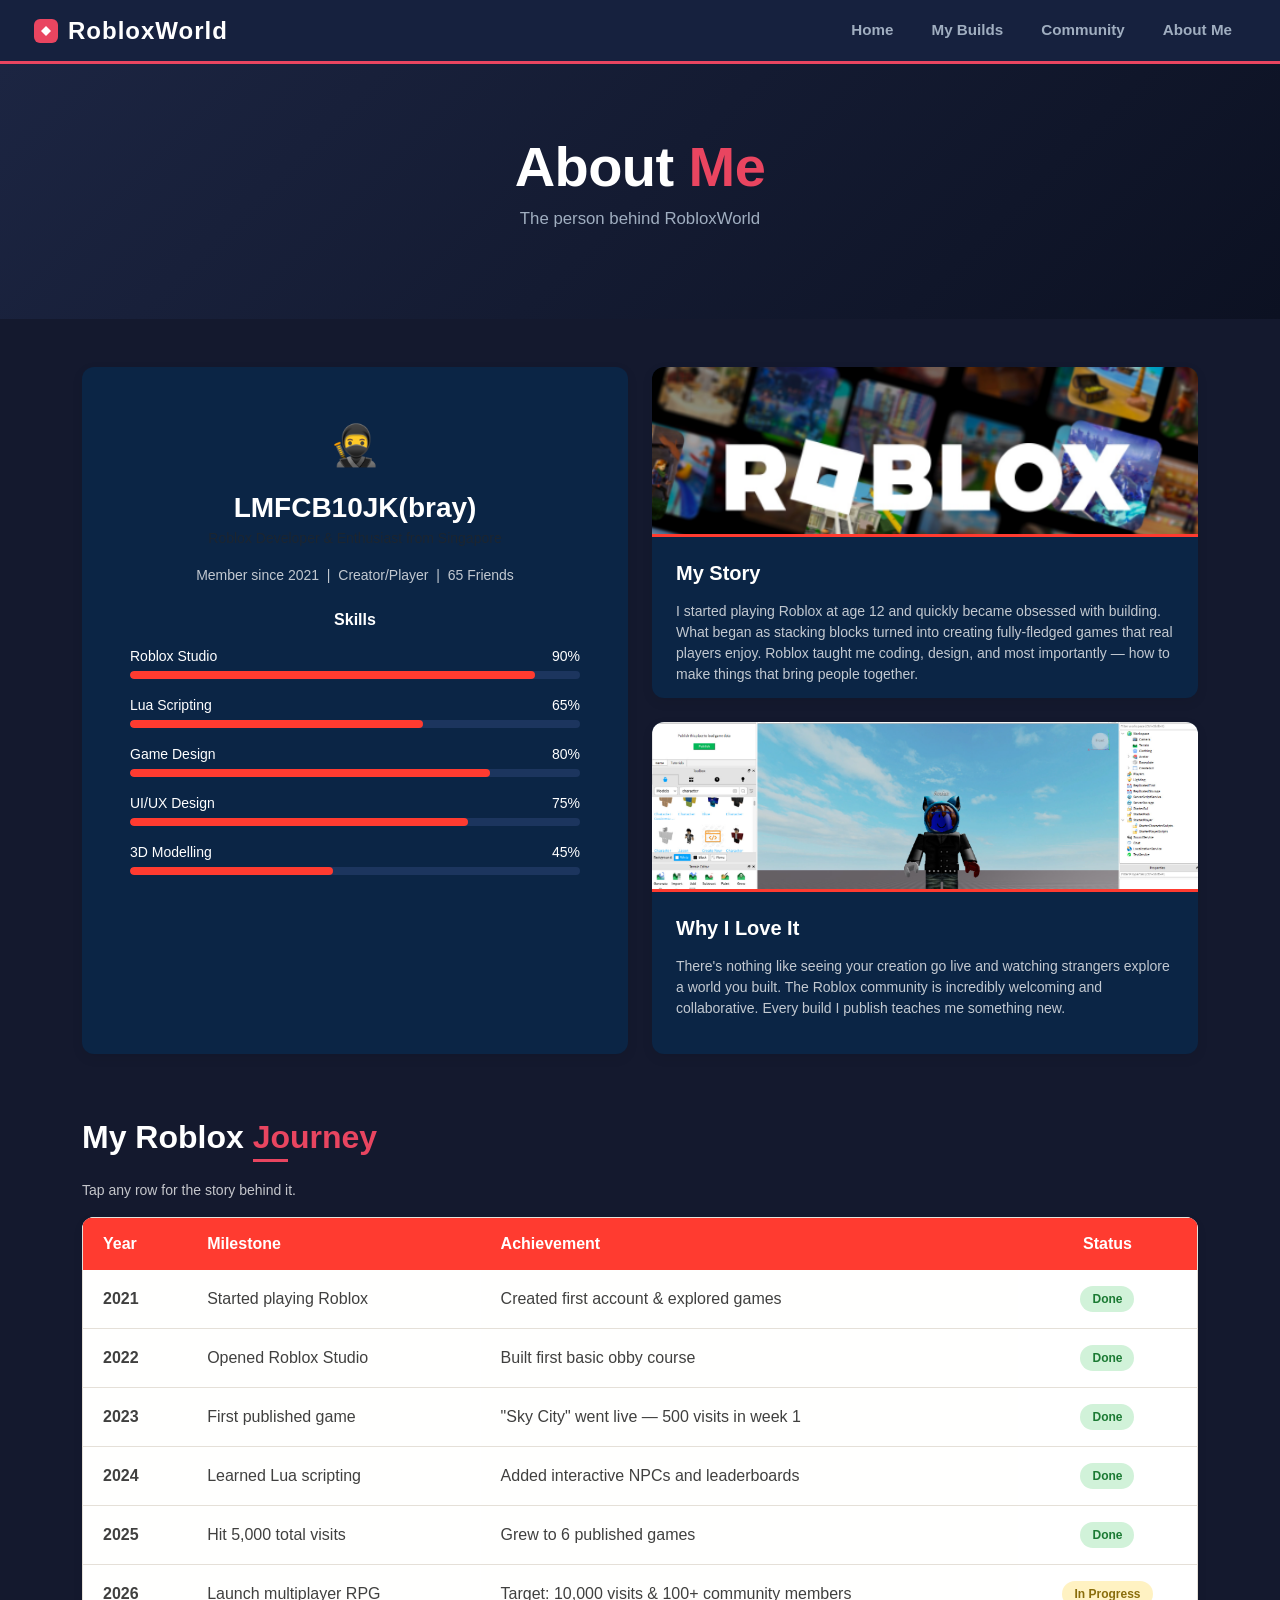
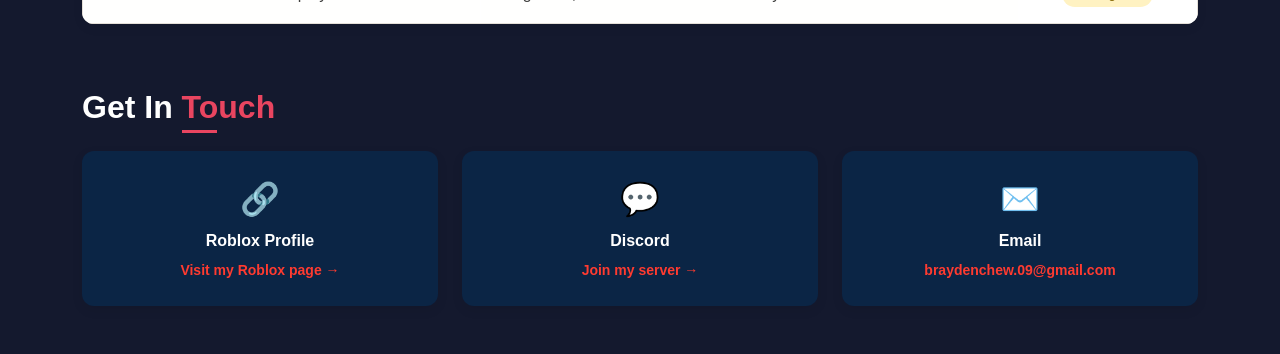
<file: aboutmepage.html>
<!DOCTYPE html>
<html lang="en">
<head>
  <meta charset="UTF-8">
  <meta name="viewport" content="width=device-width, initial-scale=1">
  <meta name="description" content="About RobloxBuilder_SG — the person behind RobloxWorld, a Roblox developer sharing builds, journey milestones, and community links.">
  <title>RobloxWorld - About Me</title>
  <link rel="stylesheet" href="https://cdn.jsdelivr.net/npm/bootstrap@5.3.2/dist/css/bootstrap.min.css">
  <link rel="stylesheet" href="Bstyle.css">
</head>
<body>
<!-- navigation bar -->
<nav>
  <div class="nav-logo" onclick="location.href='index.html'">
  <svg width="28" height="28" viewBox="0 0 28 28" class="logo-mark">
    <rect x="2" y="2" width="24" height="24" rx="6" fill="var(--rb-accent)"/>
    <path d="M9 14l5-5 5 5-5 5-5-5z" fill="#fff"/>
  </svg>
  <span>RobloxWorld</span>
</div>
  <div class="nav-links">
    <a href="index.html" class="nav-btn">Home</a>
    <a href="builds.html" class="nav-btn">My Builds</a>
    <a href="communitypage.html" class="nav-btn">Community</a>
    <a href="aboutmepage.html" class="nav-btn">About Me</a>
  </div>
</nav>

<header class="rw-hero text-center py-5">
    <div class="container py-4">
        <h1 class="rw-hero-title">About <span class="text-highlight">Me</span></h1>
        <p class="rw-hero-subtitle mt-2">The person behind RobloxWorld</p>
    </div>
</header>

<main class="container my-5">
    <div class="row g-4">
        <div class="col-lg-6">
            <div class="rw-card p-4 p-md-5 text-center h-100">
                <div class="avatar-box mb-3 mx-auto">
                    <span class="fs-1">🥷</span>
                </div>
                <h2 class="h3 fw-bold mb-1">LMFCB10JK(bray)</h2>
                <p class="small text-muted mb-3">Roblox Developer & Enthusiast from Singapore</p>
                <p class="small opacity-75 mb-4">Member since 2021 &nbsp;|&nbsp; Creator/Player &nbsp;|&nbsp; 65 Friends</p>

                <h3 class="h6 text-start fw-bold mb-3 text-center">Skills</h3>

                <div class="text-start mb-3">
                    <div class="d-flex justify-content-between small mb-1">
                        <span>Roblox Studio</span>
                        <span>90%</span>
                    </div>
                    <div class="progress rw-progress">
                        <div class="progress-bar rw-progress-bar" role="progressbar" style="width: 90%;" aria-valuenow="90" aria-valuemin="0" aria-valuemax="100"></div>
                    </div>
                </div>

                <div class="text-start mb-3">
                    <div class="d-flex justify-content-between small mb-1">
                        <span>Lua Scripting</span>
                        <span>65%</span>
                    </div>
                    <div class="progress rw-progress">
                        <div class="progress-bar rw-progress-bar" role="progressbar" style="width: 65%;" aria-valuenow="65" aria-valuemin="0" aria-valuemax="100"></div>
                    </div>
                </div>

                <div class="text-start mb-3">
                    <div class="d-flex justify-content-between small mb-1">
                        <span>Game Design</span>
                        <span>80%</span>
                    </div>
                    <div class="progress rw-progress">
                        <div class="progress-bar rw-progress-bar" role="progressbar" style="width: 80%;" aria-valuenow="80" aria-valuemin="0" aria-valuemax="100"></div>
                    </div>
                </div>

                <div class="text-start mb-3">
                    <div class="d-flex justify-content-between small mb-1">
                        <span>UI/UX Design</span>
                        <span>75%</span>
                    </div>
                    <div class="progress rw-progress">
                        <div class="progress-bar rw-progress-bar" role="progressbar" style="width: 75%;" aria-valuenow="75" aria-valuemin="0" aria-valuemax="100"></div>
                    </div>
                </div>

                <div class="text-start">
                    <div class="d-flex justify-content-between small mb-1">
                        <span>3D Modelling</span>
                        <span>45%</span>
                    </div>
                    <div class="progress rw-progress">
                        <div class="progress-bar rw-progress-bar" role="progressbar" style="width: 45%;" aria-valuenow="45" aria-valuemin="0" aria-valuemax="100"></div>
                    </div>
                </div>
            </div>
        </div>

        <div class="col-lg-6 d-flex flex-column gap-4">
            <div class="rw-card h-100 overflow-hidden">
                <img src="Screenshot 2026-08-08 185437.png" alt="Grid of Roblox game thumbnails behind the Roblox logo" class="rw-story-img">
                <div class="p-4">
                    <h3 class="h5 fw-bold mb-3">My Story</h3>
                    <p class="small opacity-75 mb-0">
                        I started playing Roblox at age 12 and quickly became obsessed with building. What began as stacking blocks turned into creating fully-fledged games that real players enjoy. Roblox taught me coding, design, and most importantly &mdash; how to make things that bring people together.
                    </p>
                </div>
            </div>
            <div class="rw-card h-100 overflow-hidden">
                <img src="Screenshot 2026-08-08 185534.png" alt="Editing a character avatar inside Roblox Studio" class="rw-story-img">
                <div class="p-4">
                    <h3 class="h5 fw-bold mb-3">Why I Love It</h3>
                    <p class="small opacity-75 mb-0">
                        There's nothing like seeing your creation go live and watching strangers explore a world you built. The Roblox community is incredibly welcoming and collaborative. Every build I publish teaches me something new.
                    </p>
                </div>
            </div>
        </div>
    </div>

    <section class="mt-5 pt-3">
        <h2 class="fw-bold fs-2 mb-4">My Roblox <span class="text-highlight underline-style">Journey</span></h2>
        <p class="small opacity-75 mb-3">Tap any row for the story behind it.</p>
        <div class="table-responsive rw-table-container">
            <table class="table rw-table align-middle mb-0">
                <thead>
                    <tr>
                        <th scope="col">Year</th>
                        <th scope="col">Milestone</th>
                        <th scope="col">Achievement</th>
                        <th scope="col" class="text-center">Status</th>
                    </tr>
                </thead>
                <tbody>
                    <tr class="rw-table-row" tabindex="0" role="button" aria-haspopup="dialog" data-milestone="2021">
                        <td class="fw-semibold opacity-75">2021</td>
                        <td class="opacity-75">Started playing Roblox</td>
                        <td class="opacity-75">Created first account & explored games</td>
                        <td class="text-center"><span class="rw-badge badge-done">Done</span></td>
                    </tr>
                    <tr class="rw-table-row" tabindex="0" role="button" aria-haspopup="dialog" data-milestone="2022">
                        <td class="fw-semibold opacity-75">2022</td>
                        <td class="opacity-75">Opened Roblox Studio</td>
                        <td class="opacity-75">Built first basic obby course</td>
                        <td class="text-center"><span class="rw-badge badge-done">Done</span></td>
                    </tr>
                    <tr class="rw-table-row" tabindex="0" role="button" aria-haspopup="dialog" data-milestone="2023">
                        <td class="fw-semibold opacity-75">2023</td>
                        <td class="opacity-75">First published game</td>
                        <td class="opacity-75">"Sky City" went live &mdash; 500 visits in week 1</td>
                        <td class="text-center"><span class="rw-badge badge-done">Done</span></td>
                    </tr>
                    <tr class="rw-table-row" tabindex="0" role="button" aria-haspopup="dialog" data-milestone="2024">
                        <td class="fw-semibold opacity-75">2024</td>
                        <td class="opacity-75">Learned Lua scripting</td>
                        <td class="opacity-75">Added interactive NPCs and leaderboards</td>
                        <td class="text-center"><span class="rw-badge badge-done">Done</span></td>
                    </tr>
                    <tr class="rw-table-row" tabindex="0" role="button" aria-haspopup="dialog" data-milestone="2025">
                        <td class="fw-semibold opacity-75">2025</td>
                        <td class="opacity-75">Hit 5,000 total visits</td>
                        <td class="opacity-75">Grew to 6 published games</td>
                        <td class="text-center"><span class="rw-badge badge-done">Done</span></td>
                    </tr>
                    <tr class="rw-table-row" tabindex="0" role="button" aria-haspopup="dialog" data-milestone="2026">
                        <td class="fw-semibold opacity-75">2026</td>
                        <td class="opacity-75">Launch multiplayer RPG</td>
                        <td class="opacity-75">Target: 10,000 visits & 100+ community members</td>
                        <td class="text-center"><span class="rw-badge badge-progress">In Progress</span></td>
                    </tr>
                </tbody>
            </table>
        </div>
    </section>

    <section class="mt-5 pt-3">
        <h2 class="fw-bold fs-2 mb-4">Get In <span class="text-highlight underline-style">Touch</span></h2>
        <div class="row g-4">
            <div class="col-md-4">
                <div class="rw-card p-4 text-center">
                    <div class="fs-2 mb-2">🔗</div>
                    <h3 class="h6 fw-bold">Roblox Profile</h3>
                    <a href="https://www.roblox.com/users/1656528673/profile" class="rw-link small" target="_blank" rel="noopener">Visit my Roblox page &rarr;</a>
                </div>
            </div>
            <div class="col-md-4">
                <div class="rw-card p-4 text-center">
                    <div class="fs-2 mb-2">💬</div>
                    <h3 class="h6 fw-bold">Discord</h3>
                    <a href="https://discord.com/invite/robloxunofficial" class="rw-link small" target="_blank" rel="noopener">Join my server &rarr;</a>
                </div>
            </div>
            <div class="col-md-4">
                <div class="rw-card p-4 text-center">
                    <div class="fs-2 mb-2">✉️</div>
                    <h3 class="h6 fw-bold">Email</h3>
                    <a href="mailto:braydenchew.09@gmail.com" class="rw-link small">braydenchew.09@gmail.com</a>
                </div>
            </div>
        </div>
    </section>
</main>

<!-- Milestone popup (filled in by Bscript.js) -->
<div class="rw-modal-overlay" id="milestoneOverlay" hidden>
  <div class="rw-modal" role="dialog" aria-modal="true" aria-labelledby="milestoneTitle">
    <button type="button" class="rw-modal-close" id="milestoneClose" aria-label="Close">&times;</button>
    <div class="rw-modal-icon" id="milestoneIcon"></div>
    <span class="rw-modal-year" id="milestoneYear"></span>
    <h3 class="rw-modal-title" id="milestoneTitle"></h3>
    <p class="rw-modal-desc" id="milestoneDesc"></p>
  </div>
</div>

<script src="Bscript.js"></script>
</body>
</html>
</file>
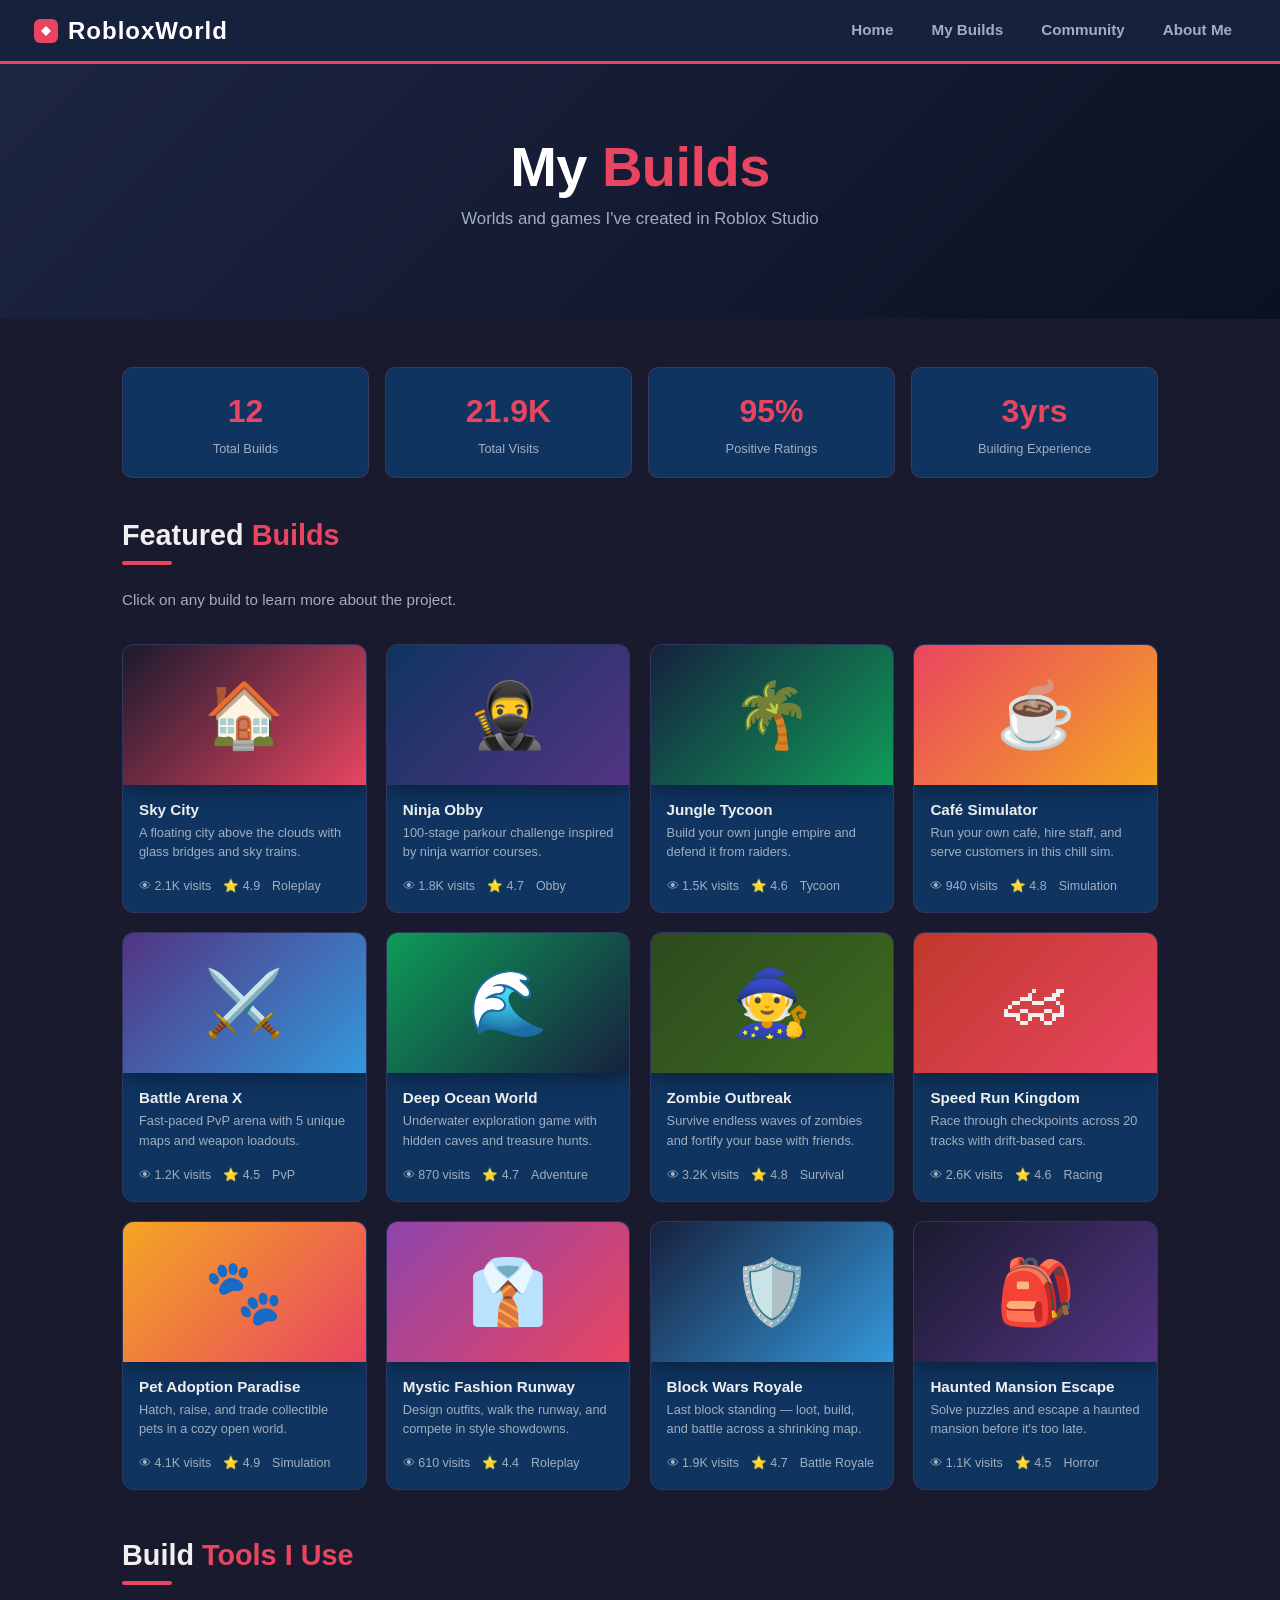
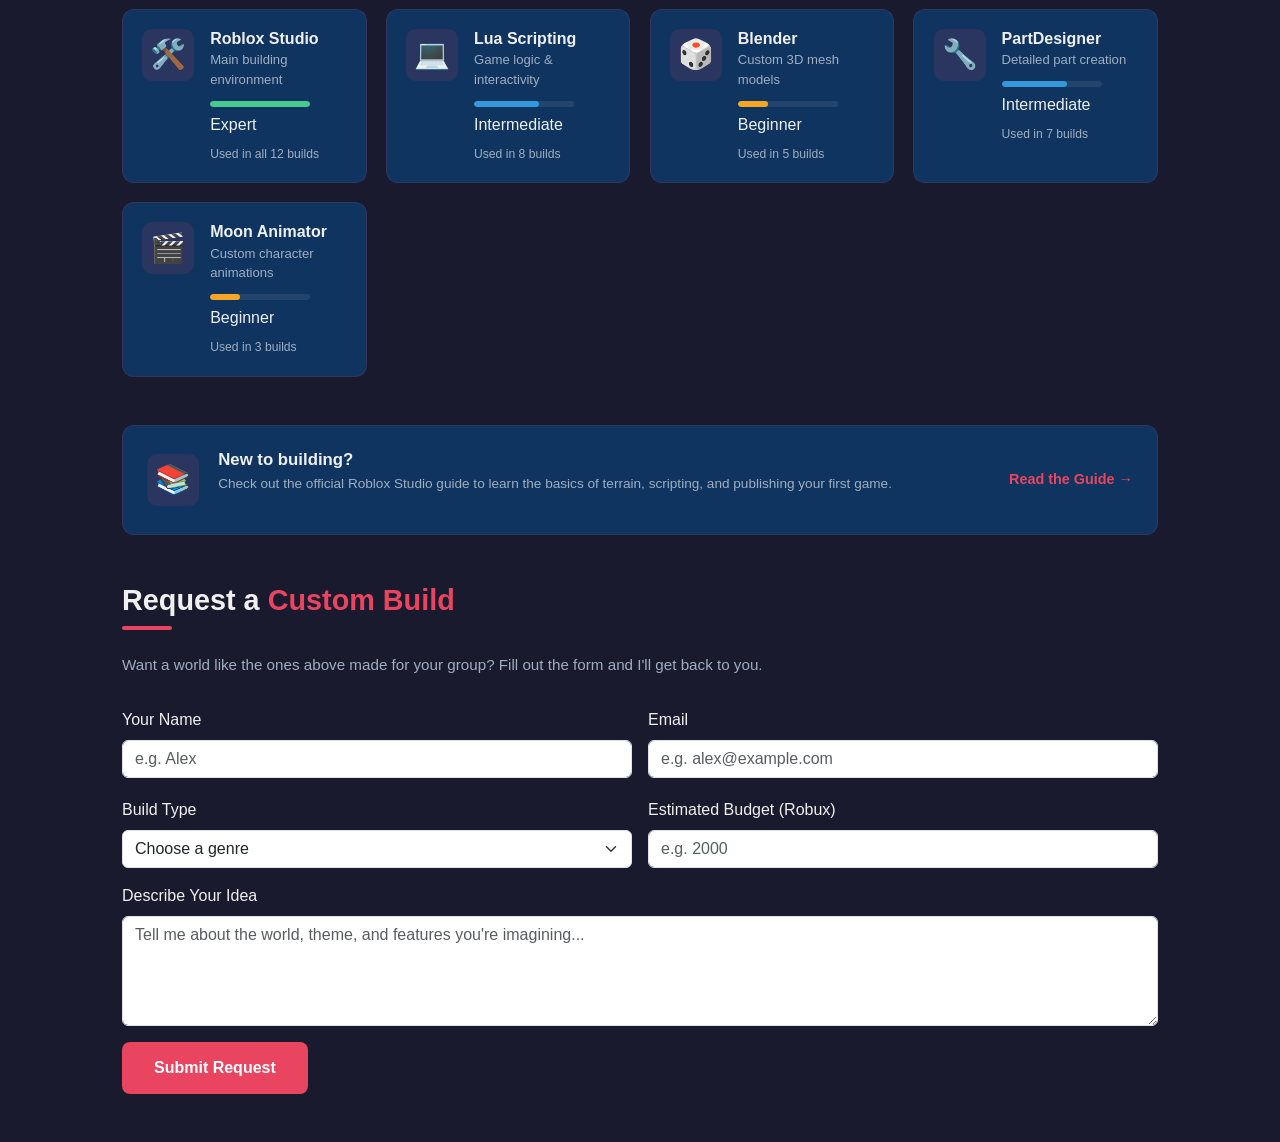
<file: builds.html>
<!DOCTYPE html>
<html lang="en">
<head>
  <meta charset="UTF-8"/>
  <meta name="viewport" content="width=device-width, initial-scale=1.0"/>
  <title>RobloxWorld — My Builds</title>
  <link href="https://cdn.jsdelivr.net/npm/bootstrap@5.3.3/dist/css/bootstrap.min.css" rel="stylesheet"/>
  <link rel="stylesheet" href="style.css"/>
</head>
<body>

<!-- nav bar -->
<nav>
  <div class="nav-logo" onclick="location.href='index.html'">
  <svg width="28" height="28" viewBox="0 0 28 28" class="logo-mark">
    <rect x="2" y="2" width="24" height="24" rx="6" fill="var(--rb-accent)"/>
    <path d="M9 14l5-5 5 5-5 5-5-5z" fill="#fff"/>
  </svg>
  <span>RobloxWorld</span>
</div>
  <button class="navbar-toggler d-md-none" type="button" data-bs-toggle="collapse" data-bs-target="#navLinksCollapse" aria-controls="navLinksCollapse" aria-expanded="false" aria-label="Toggle navigation">
    <span class="navbar-toggler-icon"></span>
  </button>
  <div class="collapse d-md-flex nav-collapse-wrap" id="navLinksCollapse">
    <div class="nav-links">
      <a href="index.html" class="nav-btn">Home</a>
      <a href="builds.html" class="nav-btn">My Builds</a>
      <a href="communitypage.html" class="nav-btn">Community</a>
      <a href="aboutmepage.html" class="nav-btn">About Me</a>
    </div>
  </div>
</nav>

<!-- page header -->
<header class="rw-hero text-center py-5">
  <div class="container py-4">
    <h1 class="rw-hero-title">My <span class="text-highlight">Builds</span></h1>
    <p class="rw-hero-subtitle mt-2">Worlds and games I've created in Roblox Studio</p>
  </div>
</header>

<div class="section">
  <!-- stats -->
  <div class="b-stats-row">
    <div class="b-stat-card"><div class="b-num">12</div><div class="b-label">Total Builds</div></div>
    <div class="b-stat-card"><div class="b-num">21.9K</div><div class="b-label">Total Visits</div></div>
    <div class="b-stat-card"><div class="b-num">95%</div><div class="b-label">Positive Ratings</div></div>
    <div class="b-stat-card"><div class="b-num">3yrs</div><div class="b-label">Building Experience</div></div>
  </div>

  <h2 class="section-title">Featured <span class="accent">Builds</span></h2>
  <div class="divider"></div>
  <p class="section-sub">Click on any build to learn more about the project.</p>

  <!-- build grid -->
  <div class="b-builds-grid" id="b-builds-grid">

    <div class="b-build-card" data-b-build="1">
      <div class="b-build-thumb b-bg1">
        <span>&#127968;</span>
        <div class="b-build-overlay">View Build</div>
      </div>
      <div class="b-build-info">
        <h4>Sky City</h4>
        <p>A floating city above the clouds with glass bridges and sky trains.</p>
        <div class="b-build-meta"><span>&#128065; 2.1K visits</span><span>&#11088; 4.9</span><span>Roleplay</span></div>
      </div>
    </div>

    <div class="b-build-card" data-b-build="2">
      <div class="b-build-thumb b-bg2">
        <span>&#129399;</span>
        <div class="b-build-overlay">View Build</div>
      </div>
      <div class="b-build-info">
        <h4>Ninja Obby</h4>
        <p>100-stage parkour challenge inspired by ninja warrior courses.</p>
        <div class="b-build-meta"><span>&#128065; 1.8K visits</span><span>&#11088; 4.7</span><span>Obby</span></div>
      </div>
    </div>

    <div class="b-build-card" data-b-build="3">
      <div class="b-build-thumb b-bg3">
        <span>&#127796;</span>
        <div class="b-build-overlay">View Build</div>
      </div>
      <div class="b-build-info">
        <h4>Jungle Tycoon</h4>
        <p>Build your own jungle empire and defend it from raiders.</p>
        <div class="b-build-meta"><span>&#128065; 1.5K visits</span><span>&#11088; 4.6</span><span>Tycoon</span></div>
      </div>
    </div>

    <div class="b-build-card" data-b-build="4">
      <div class="b-build-thumb b-bg4">
        <span>&#9749;</span>
        <div class="b-build-overlay">View Build</div>
      </div>
      <div class="b-build-info">
        <h4>Café Simulator</h4>
        <p>Run your own café, hire staff, and serve customers in this chill sim.</p>
        <div class="b-build-meta"><span>&#128065; 940 visits</span><span>&#11088; 4.8</span><span>Simulation</span></div>
      </div>
    </div>

    <div class="b-build-card" data-b-build="5">
      <div class="b-build-thumb b-bg5">
        <span>&#9876;&#65039;</span>
        <div class="b-build-overlay">View Build</div>
      </div>
      <div class="b-build-info">
        <h4>Battle Arena X</h4>
        <p>Fast-paced PvP arena with 5 unique maps and weapon loadouts.</p>
        <div class="b-build-meta"><span>&#128065; 1.2K visits</span><span>&#11088; 4.5</span><span>PvP</span></div>
      </div>
    </div>

    <div class="b-build-card" data-b-build="6">
      <div class="b-build-thumb b-bg6">
        <span>&#127754;</span>
        <div class="b-build-overlay">View Build</div>
      </div>
      <div class="b-build-info">
        <h4>Deep Ocean World</h4>
        <p>Underwater exploration game with hidden caves and treasure hunts.</p>
        <div class="b-build-meta"><span>&#128065; 870 visits</span><span>&#11088; 4.7</span><span>Adventure</span></div>
      </div>
    </div>

    <div class="b-build-card" data-b-build="7">
      <div class="b-build-thumb b-bg7">
        <span>&#129497;</span>
        <div class="b-build-overlay">View Build</div>
      </div>
      <div class="b-build-info">
        <h4>Zombie Outbreak</h4>
        <p>Survive endless waves of zombies and fortify your base with friends.</p>
        <div class="b-build-meta"><span>&#128065; 3.2K visits</span><span>&#11088; 4.8</span><span>Survival</span></div>
      </div>
    </div>

    <div class="b-build-card" data-b-build="8">
      <div class="b-build-thumb b-bg8">
        <span>&#127950;</span>
        <div class="b-build-overlay">View Build</div>
      </div>
      <div class="b-build-info">
        <h4>Speed Run Kingdom</h4>
        <p>Race through checkpoints across 20 tracks with drift-based cars.</p>
        <div class="b-build-meta"><span>&#128065; 2.6K visits</span><span>&#11088; 4.6</span><span>Racing</span></div>
      </div>
    </div>

    <div class="b-build-card" data-b-build="9">
      <div class="b-build-thumb b-bg9">
        <span>&#128062;</span>
        <div class="b-build-overlay">View Build</div>
      </div>
      <div class="b-build-info">
        <h4>Pet Adoption Paradise</h4>
        <p>Hatch, raise, and trade collectible pets in a cozy open world.</p>
        <div class="b-build-meta"><span>&#128065; 4.1K visits</span><span>&#11088; 4.9</span><span>Simulation</span></div>
      </div>
    </div>

    <div class="b-build-card" data-b-build="10">
      <div class="b-build-thumb b-bg10">
        <span>&#128084;</span>
        <div class="b-build-overlay">View Build</div>
      </div>
      <div class="b-build-info">
        <h4>Mystic Fashion Runway</h4>
        <p>Design outfits, walk the runway, and compete in style showdowns.</p>
        <div class="b-build-meta"><span>&#128065; 610 visits</span><span>&#11088; 4.4</span><span>Roleplay</span></div>
      </div>
    </div>

    <div class="b-build-card" data-b-build="11">
      <div class="b-build-thumb b-bg11">
        <span>&#128737;&#65039;</span>
        <div class="b-build-overlay">View Build</div>
      </div>
      <div class="b-build-info">
        <h4>Block Wars Royale</h4>
        <p>Last block standing — loot, build, and battle across a shrinking map.</p>
        <div class="b-build-meta"><span>&#128065; 1.9K visits</span><span>&#11088; 4.7</span><span>Battle Royale</span></div>
      </div>
    </div>

    <div class="b-build-card" data-b-build="12">
      <div class="b-build-thumb b-bg12">
        <span>&#127890;</span>
        <div class="b-build-overlay">View Build</div>
      </div>
      <div class="b-build-info">
        <h4>Haunted Mansion Escape</h4>
        <p>Solve puzzles and escape a haunted mansion before it's too late.</p>
        <div class="b-build-meta"><span>&#128065; 1.1K visits</span><span>&#11088; 4.5</span><span>Horror</span></div>
      </div>
    </div>

  </div>

  <!-- build tool grid -->
  <h2 class="section-title" style="margin-top:3rem;">Build <span class="accent">Tools I Use</span></h2>
  <div class="divider"></div>
  <div class="b-tools-grid">

    <div class="b-tool-card">
      <div class="b-tool-icon">&#128736;&#65039;</div>
      <div class="b-tool-info">
        <h4>Roblox Studio</h4>
        <p>Main building environment</p>
        <div class="b-tool-skill b-skill-expert">
          <div class="b-skill-bar"><div class="b-skill-bar-fill"></div></div>
          <span class="b-badge b-badge-green">Expert</span>
        </div>
        <div class="b-tool-used">Used in all 12 builds</div>
      </div>
    </div>

    <div class="b-tool-card">
      <div class="b-tool-icon">&#128187;</div>
      <div class="b-tool-info">
        <h4>Lua Scripting</h4>
        <p>Game logic &amp; interactivity</p>
        <div class="b-tool-skill b-skill-intermediate">
          <div class="b-skill-bar"><div class="b-skill-bar-fill"></div></div>
          <span class="b-badge b-badge-blue">Intermediate</span>
        </div>
        <div class="b-tool-used">Used in 8 builds</div>
      </div>
    </div>

    <div class="b-tool-card">
      <div class="b-tool-icon">&#127922;</div>
      <div class="b-tool-info">
        <h4>Blender</h4>
        <p>Custom 3D mesh models</p>
        <div class="b-tool-skill b-skill-beginner">
          <div class="b-skill-bar"><div class="b-skill-bar-fill"></div></div>
          <span class="b-badge b-badge-yellow">Beginner</span>
        </div>
        <div class="b-tool-used">Used in 5 builds</div>
      </div>
    </div>

    <div class="b-tool-card">
      <div class="b-tool-icon">&#128295;</div>
      <div class="b-tool-info">
        <h4>PartDesigner</h4>
        <p>Detailed part creation</p>
        <div class="b-tool-skill b-skill-intermediate">
          <div class="b-skill-bar"><div class="b-skill-bar-fill"></div></div>
          <span class="b-badge b-badge-blue">Intermediate</span>
        </div>
        <div class="b-tool-used">Used in 7 builds</div>
      </div>
    </div>

    <div class="b-tool-card">
      <div class="b-tool-icon">&#127916;</div>
      <div class="b-tool-info">
        <h4>Moon Animator</h4>
        <p>Custom character animations</p>
        <div class="b-tool-skill b-skill-beginner">
          <div class="b-skill-bar"><div class="b-skill-bar-fill"></div></div>
          <span class="b-badge b-badge-yellow">Beginner</span>
        </div>
        <div class="b-tool-used">Used in 3 builds</div>
      </div>
    </div>

  </div>

  <!-- guide link -->
  <div class="b-guide-box">
    <div class="b-guide-icon">&#128218;</div>
    <div class="b-guide-text">
      <h4>New to building?</h4>
      <p>Check out the official Roblox Studio guide to learn the basics of terrain, scripting, and publishing your first game.</p>
    </div>
    <a class="b-guide-link" href="https://create.roblox.com/docs/tutorials/curriculums/core/getting-started-with-roblox-studio" target="_blank" rel="noopener noreferrer">
      Read the Guide &#8594;
    </a>
  </div>

  <!-- form -->
  <h2 class="section-title" style="margin-top:3rem;">Request a <span class="accent">Custom Build</span></h2>
  <div class="divider"></div>
  <p class="section-sub">Want a world like the ones above made for your group? Fill out the form and I'll get back to you.</p>

  <form class="b-request-form" id="b-request-form">
    <div class="b-form-row row g-3">
      <div class="b-form-group col-12 col-md-6">
        <label class="b-form-label form-label" for="b-req-name">Your Name</label>
        <input class="b-form-input form-control" type="text" id="b-req-name" name="name" placeholder="e.g. Alex" required>
      </div>
      <div class="b-form-group col-12 col-md-6">
        <label class="b-form-label form-label" for="b-req-email">Email</label>
        <input class="b-form-input form-control" type="email" id="b-req-email" name="email" placeholder="e.g. alex@example.com" required>
      </div>
    </div>

    <div class="b-form-row row g-3 mt-1">
      <div class="b-form-group col-12 col-md-6">
        <label class="b-form-label form-label" for="b-req-genre">Build Type</label>
        <select class="b-form-input form-select" id="b-req-genre" name="genre" required>
          <option value="" disabled selected>Choose a genre</option>
          <option value="Roleplay">Roleplay</option>
          <option value="Obby">Obby</option>
          <option value="Tycoon">Tycoon</option>
          <option value="Simulation">Simulation</option>
          <option value="PvP">PvP</option>
          <option value="Adventure">Adventure</option>
          <option value="Survival">Survival</option>
          <option value="Racing">Racing</option>
          <option value="Battle Royale">Battle Royale</option>
          <option value="Horror">Horror</option>
          <option value="Other">Other</option>
        </select>
      </div>
      <div class="b-form-group col-12 col-md-6">
        <label class="b-form-label form-label" for="b-req-budget">Estimated Budget (Robux)</label>
        <input class="b-form-input form-control" type="number" id="b-req-budget" name="budget" placeholder="e.g. 2000" min="0">
      </div>
    </div>

    <div class="b-form-group mt-3">
      <label class="b-form-label form-label" for="b-req-desc">Describe Your Idea</label>
      <textarea class="b-form-input b-form-textarea form-control" id="b-req-desc" name="description" rows="4" placeholder="Tell me about the world, theme, and features you're imagining..." required></textarea>
    </div>

    <button type="submit" class="btn-primary b-form-submit mt-3">Submit Request</button>
  </form>
</div>

<!-- modal:build details -->
<div class="b-modal-overlay" id="b-modal-overlay">
  <div class="b-modal-box">
    <button class="b-modal-close" type="button" data-b-close>&times;</button>
    <div id="b-modal-content"></div>
  </div>
</div>

<!-- reponse page for form -->
<div class="b-form-modal-overlay" id="b-form-modal-overlay">
  <div class="b-form-modal-box">
    <button class="b-modal-close" type="button" data-b-form-close>&times;</button>
    <div id="b-form-modal-content"></div>
  </div>
</div>

<script src="https://cdn.jsdelivr.net/npm/bootstrap@5.3.3/dist/js/bootstrap.bundle.min.js"></script>
<script src="script.js"></script>
</body>
</html>
</file>
<file: Bstyle.css>
:root {
  /* Original Palette */
  --rb-red: #e8283b;
  --rb-dark: #1a1a2e;
  --rb-mid: #16213e;
  --rb-card: #0f3460;
  --rb-accent: #e94560;
  --rb-light: #f0f0f0;
  --rb-muted: #a0aec0;

  /* Added Missing RW Palette Variables */
  --rw-red: #FF3B30;
  --rw-blue: #00A2FF;
  --rw-green: #34C759;
  --rw-yellow: #FFCC00;
  --rw-purple: #AF52DE;
  --rw-dark: #1C1C1E;
  --rw-light: #FFFFFF;
  --rw-bg: #14192E;
  --rw-card-bg: #0B2545;
}

/* 1. Added universal selector (*) */
* { 
  box-sizing: border-box; 
  margin: 0; 
  padding: 0; 
}

/* 2. Unified body declaration */
body { 
  font-family: -apple-system, BlinkMacSystemFont, 'Segoe UI', Roboto, Helvetica, Arial, sans-serif; 
  background-color: var(--rw-bg); 
  color: var(--rw-light); 
  min-height: 100vh; 
}

/* Navigation bar */
nav {
  background: var(--rb-mid); /* Deep Navy background */
  padding: 0 2rem;
  display: flex;
  align-items: center;
  justify-content: space-between;
  height: 64px;
  border-bottom: 3px solid var(--rb-accent); /* Accent border along the bottom */
  position: sticky;
  top: 0;
  z-index: 100;
}

.nav-logo {
  font-size: 1.5rem;
  font-weight: 900;
  color: var(--rb-accent);
  letter-spacing: 1px;
  cursor: pointer;
  display: flex;
  align-items: center;
  gap: 8px;
  text-decoration: none;
}

.nav-logo span {
  color: #ffffff;
}

.nav-links {
  display: flex;
  gap: 6px;
}

/* Navigation button */
.nav-btn {
  background: transparent;
  color: var(--rb-muted);
  font-size: 0.95rem;
  font-weight: 600;
  padding: 8px 16px;
  border-radius: 6px;
  transition: all 0.2s ease;
  text-decoration: none;
  display: inline-block;
}

/* Hover button */
.nav-btn:hover {
  background: var(--rb-card);
  color: #ffffff;
}

/* Hero Section */
.rw-hero {
  background: linear-gradient(135deg, #1c2542 0%, #0c1122 100%);
  color: var(--rw-light);
}

.rw-hero-title {
  font-size: clamp(2.25rem, 5vw, 3.5rem);
  font-weight: 800;
  letter-spacing: -0.01em;
  line-height: 1.1;
}

.rw-hero-subtitle {
  font-size: 1.05rem;
  font-weight: 400;
  color: var(--rb-muted);
}

.text-highlight {
  color: var(--rb-accent);
}

.underline-style {
  position: relative;
  display: inline-block;
}

.underline-style::after {
  content: '';
  position: absolute;
  bottom: -6px;
  left: 0;
  width: 35px;
  height: 3px;
  background-color: var(--rb-accent);
}

/* Dark Theme Cards & Hover Effects */
.rw-card {
  background-color: var(--rw-card-bg);
  color: var(--rw-light);
  border-radius: 12px;
  border: none;
  box-shadow: 0 4px 12px rgba(0,0,0,0.08);
  transition: transform 0.25s ease, box-shadow 0.25s ease;
}

.rw-card:hover {
  transform: translateY(-4px);
  box-shadow: 0 8px 20px rgba(0,0,0,0.2);
}

/* Photo strip on top of a story card */
.rw-story-img {
  display: block;
  width: 100%;
  height: 170px;
  object-fit: cover;
  border-bottom: 3px solid var(--rw-red);
}

/* Links & Hover Effects */
.rw-link {
  color: var(--rw-red);
  text-decoration: none;
  font-weight: 600;
  display: inline-block;
  transition: color 0.2s ease, transform 0.2s ease;
}

.rw-link:hover {
  color: #ff6058;
  transform: translateX(4px);
}

/* Form Styles & Hover/Focus Effects */
.rw-input {
  background-color: #081B33;
  border: 1px solid #1C355E;
  color: var(--rw-light);
  border-radius: 6px;
  transition: border-color 0.2s ease, box-shadow 0.2s ease, background-color 0.2s ease;
}

.rw-input:hover {
  border-color: var(--rw-blue);
  background-color: #0d2342;
}

.rw-input:focus {
  background-color: #081B33;
  color: var(--rw-light);
  border-color: var(--rw-red);
  box-shadow: 0 0 0 0.25rem rgba(255, 59, 48, 0.25);
}

.rw-input::placeholder {
  color: #6C7A89;
}

/* Button & Hover Effects */
.rw-btn-submit {
  background-color: var(--rw-red);
  color: var(--rw-light);
  border: none;
  border-radius: 6px;
  transition: background-color 0.25s ease, transform 0.15s ease, box-shadow 0.25s ease;
}

.rw-btn-submit:hover {
  background-color: #e02d22;
  color: var(--rw-light);
  transform: translateY(-2px);
  box-shadow: 0 4px 14px rgba(255, 59, 48, 0.4);
}

.rw-btn-submit:active {
  transform: translateY(0);
}

/* Progress Bars & Color Variants */
.rw-progress {
  height: 8px;
  background-color: #1C355E;
  border-radius: 10px;
  overflow: hidden;
}

.rw-progress-bar {
  background-color: var(--rw-red);
  border-radius: 10px;
  transition: width 0.6s ease;
}

.rw-progress-blue {
  background-color: var(--rw-blue);
}

.rw-progress-purple {
  background-color: var(--rw-purple);
}

.rw-progress-yellow {
  background-color: var(--rw-yellow);
}

/* Table Styling & Hover Effects */
.rw-table-container {
  border-radius: 12px;
  overflow: hidden;
  box-shadow: 0 4px 12px rgba(0,0,0,0.05);
}

.rw-table {
  background-color: #FFFDF9;
  border: 1px solid #E5E0D8;
  margin-bottom: 0;
}

.rw-table thead th {
  background-color: var(--rw-red);
  color: var(--rw-light);
  border: none;
  padding: 14px 20px;
  font-weight: 600;
}

.rw-table tbody td {
  padding: 16px 20px;
  border-color: #E5E0D8;
  transition: background-color 0.2s ease;
}

/* Table Row Hover Effect */
.rw-table-row {
  transition: background-color 0.2s ease, transform 0.2s ease;
}

.rw-table-row:hover,
.rw-table-row:focus-visible {
  background-color: #F2ECE1 !important;
  cursor: pointer;
}

.rw-table-row:hover td,
.rw-table-row:focus-visible td {
  color: var(--rw-dark) !important;
}

.rw-table-row:focus-visible {
  outline: 2px solid var(--rw-red);
  outline-offset: -2px;
}

/* Status Badges & Hover Effects */
.rw-badge {
  display: inline-block;
  padding: 4px 12px;
  border-radius: 20px;
  font-size: 0.75rem;
  font-weight: 600;
  transition: transform 0.2s ease, box-shadow 0.2s ease;
}

.rw-badge:hover {
  transform: scale(1.1);
}

.badge-done {
  background-color: #D1F2D9;
  color: #1B7A33;
}

.badge-done:hover {
  box-shadow: 0 2px 8px rgba(52, 199, 89, 0.4);
}

.badge-progress {
  background-color: #FFF2C2;
  color: #8A6D0B;
}

.badge-progress:hover {
  box-shadow: 0 2px 8px rgba(255, 204, 0, 0.5);
}

/* Footer */
.rw-footer {
  background-color: #121829;
  color: var(--rw-light);
}

.brand-square {
  display: inline-block;
  background-color: var(--rw-red);
}

.brand-square.sm {
  width: 10px;
  height: 10px;
  margin-right: 6px;
}

/* Milestone Popup */
.rw-modal-overlay {
  position: fixed;
  inset: 0;
  background: rgba(11, 15, 26, 0.72);
  display: flex;
  align-items: center;
  justify-content: center;
  padding: 1.5rem;
  z-index: 1000;
  opacity: 0;
  pointer-events: none;
  transition: opacity 0.2s ease;
}

.rw-modal-overlay.is-open {
  opacity: 1;
  pointer-events: auto;
}

.rw-modal {
  position: relative;
  background-color: var(--rw-card-bg);
  color: var(--rw-light);
  border-radius: 14px;
  max-width: 380px;
  width: 100%;
  padding: 2rem 1.75rem 1.75rem;
  text-align: center;
  box-shadow: 0 20px 50px rgba(0,0,0,0.35);
  transform: translateY(12px) scale(0.97);
  transition: transform 0.22s ease;
}

.rw-modal-overlay.is-open .rw-modal {
  transform: translateY(0) scale(1);
}

.rw-modal-close {
  position: absolute;
  top: 10px;
  right: 12px;
  background: transparent;
  border: none;
  color: var(--rw-light);
  opacity: 0.6;
  font-size: 1.5rem;
  line-height: 1;
  cursor: pointer;
  transition: opacity 0.2s ease;
}

.rw-modal-close:hover {
  opacity: 1;
}

.rw-modal-icon {
  width: 88px;
  height: 88px;
  margin: 0 auto 1rem;
  border-radius: 16px;
  display: flex;
  align-items: center;
  justify-content: center;
  font-size: 2.5rem;
  background: linear-gradient(135deg, var(--rw-red), var(--rw-purple));
}

.rw-modal-year {
  display: inline-block;
  font-size: 0.7rem;
  font-weight: 700;
  letter-spacing: 1px;
  text-transform: uppercase;
  color: var(--rw-red);
  margin-bottom: 6px;
}

.rw-modal-title {
  font-size: 1.15rem;
  font-weight: 700;
  margin-bottom: 0.6rem;
}

.rw-modal-desc {
  font-size: 0.9rem;
  opacity: 0.8;
  line-height: 1.5;
  margin-bottom: 0;
}

.rw-modal-desc + .rw-modal-desc {
  margin-top: 0.6rem;
}

.rw-modal-divider {
  border: none;
  border-top: 1px solid #1C355E;
  margin: 1.25rem 0 1rem;
}

.rw-modal-help-title {
  font-weight: 700;
  font-size: 0.95rem;
  margin-bottom: 0.35rem;
}

/* Wider modal variant used for video + search popups */
.rw-modal--wide {
  max-width: 460px;
}

.rw-modal--wide .rw-modal-desc {
  margin-bottom: 0.25rem;
}

.rw-modal-cta {
  text-decoration: none;
}

/* Compact data summary shown inside the sign-up confirmation popup */
.rw-modal-summary {
  display: grid;
  grid-template-columns: 118px 1fr;
  row-gap: 0.5rem;
  column-gap: 0.75rem;
  text-align: left;
  margin-top: 1rem;
  font-size: 0.82rem;
}

.rw-modal-summary dt {
  color: var(--rb-muted);
  font-weight: 600;
}

.rw-modal-summary dd {
  margin: 0;
  opacity: 0.92;
  word-break: break-word;
}

@media (max-width: 420px) {
  .rw-modal-summary {
    grid-template-columns: 1fr;
    row-gap: 0.15rem;
  }
  .rw-modal-summary dd {
    margin-bottom: 0.5rem;
  }
}

/* Video popup embed Youtube video */
.rw-yt-facade {
  position: relative;
  width: 100%;
  aspect-ratio: 16 / 9;
  margin-top: 1rem;
  border-radius: 10px;
  overflow: hidden;
  background: #000;
  cursor: pointer;
}

.rw-yt-thumb {
  width: 100%;
  height: 100%;
  object-fit: cover;
  display: block;
}

.rw-yt-facade iframe {
  width: 100%;
  height: 100%;
  display: block;
  border: 0;
}

.rw-yt-play {
  position: absolute;
  top: 50%;
  left: 50%;
  transform: translate(-50%, -50%);
  width: 60px;
  height: 60px;
  border-radius: 50%;
  background: rgba(0, 0, 0, 0.65);
  color: #fff;
  display: flex;
  align-items: center;
  justify-content: center;
  font-size: 1.4rem;
  padding-left: 4px;
  transition: background-color 0.2s ease, transform 0.2s ease;
}

.rw-yt-facade:hover .rw-yt-play,
.rw-yt-facade:focus-visible .rw-yt-play {
  background: var(--rw-red);
  transform: translate(-50%, -50%) scale(1.08);
}

.rw-yt-facade:focus-visible {
  outline: 2px solid var(--rw-red);
  outline-offset: 2px;
}

/* Game search popup */
.rw-search-wrap {
  margin-top: 1rem;
  text-align: left;
}

.rw-search-input {
  margin-bottom: 0.75rem;
}

.rw-search-results {
  list-style: none;
  margin: 0;
  padding: 0;
  max-height: 220px;
  overflow-y: auto;
  display: flex;
  flex-direction: column;
  gap: 0.5rem;
}

.rw-search-result-item {
  background-color: #081B33;
  border: 1px solid #1C355E;
  border-radius: 8px;
  padding: 0.6rem 0.85rem;
  cursor: pointer;
  transition: border-color 0.2s ease, background-color 0.2s ease;
}

.rw-search-result-item:hover,
.rw-search-result-item:focus-visible {
  border-color: var(--rw-red);
  background-color: #0d2342;
  outline: none;
}

.rw-search-result-name {
  display: block;
  font-weight: 700;
  font-size: 0.85rem;
  margin-bottom: 2px;
}

.rw-search-result-desc {
  display: block;
  font-size: 0.78rem;
  opacity: 0.75;
  line-height: 1.4;
}

.rw-search-empty {
  font-size: 0.85rem;
  opacity: 0.7;
  padding: 0.5rem 0.1rem;
}

/* Fade In Up Stagger Animation */
@keyframes fadeInUp {
  from {
    opacity: 0;
    transform: translateY(28px);
  }
  to {
    opacity: 1;
    transform: translateY(0);
  }
}

.rw-hero-title,
.rw-hero-subtitle,
.row.g-4 > [class*="col-"],
.col-lg-6.d-flex.flex-column > .rw-card,
.rw-table-row,
main section > h2,
main section > p {
  animation: fadeInUp 0.7s cubic-bezier(0.22, 1, 0.36, 1) both;
}

/* Hero */
.rw-hero-title    { animation-delay: 0.05s; }
.rw-hero-subtitle { animation-delay: 0.15s; }

/* Top row: skills card, then the two stacked story cards */
.row.g-4:nth-of-type(1) > [class*="col-"]:nth-child(1) { animation-delay: 0.05s; }
.row.g-4:nth-of-type(1) > [class*="col-"]:nth-child(2) { animation-delay: 0.15s; }
.col-lg-6.d-flex.flex-column > .rw-card:nth-child(1) { animation-delay: 0.2s; }
.col-lg-6.d-flex.flex-column > .rw-card:nth-child(2) { animation-delay: 0.32s; }

/* Journey section heading + table rows */
main section:nth-of-type(1) > h2 { animation-delay: 0.05s; }
main section:nth-of-type(1) > p  { animation-delay: 0.12s; }
.rw-table-row:nth-child(1) { animation-delay: 0.18s; }
.rw-table-row:nth-child(2) { animation-delay: 0.26s; }
.rw-table-row:nth-child(3) { animation-delay: 0.34s; }
.rw-table-row:nth-child(4) { animation-delay: 0.42s; }
.rw-table-row:nth-child(5) { animation-delay: 0.5s; }
.rw-table-row:nth-child(6) { animation-delay: 0.58s; }

/* Get In Touch heading + cards */
main section:nth-of-type(2) > h2 { animation-delay: 0.05s; }
main section:nth-of-type(2) .row.g-4 > [class*="col-"]:nth-child(1) { animation-delay: 0.15s; }
main section:nth-of-type(2) .row.g-4 > [class*="col-"]:nth-child(2) { animation-delay: 0.25s; }
main section:nth-of-type(2) .row.g-4 > [class*="col-"]:nth-child(3) { animation-delay: 0.35s; }

@media (prefers-reduced-motion: reduce) {
  .rw-hero-title,
  .rw-hero-subtitle,
  .row.g-4 > [class*="col-"],
  .col-lg-6.d-flex.flex-column > .rw-card,
  .rw-table-row,
  main section > h2,
  main section > p {
    animation: none;
  }
}
</file>
<file: style.css>
:root {
  --rb-red: #e8283b;
  --rb-dark: #1a1a2e;
  --rb-mid: #16213e;
  --rb-card: #0f3460;
  --rb-accent: #e94560;
  --rb-light: #f0f0f0;
  --rb-muted: #a0aec0;
  --rw-light: #FFFFFF;
}

* { box-sizing: border-box; margin: 0; padding: 0; }
body { font-family: 'Segoe UI', sans-serif; background: var(--rb-dark); color: var(--rb-light); min-height: 100vh; }

/*nav bar */
nav {
  background: var(--rb-mid); 
  padding: 0 2rem;
  display: flex;
  align-items: center;
  justify-content: space-between;
  height: 64px;
  border-bottom: 3px solid var(--rb-accent); 
  position: sticky;
  top: 0;
  z-index: 100;
}

.nav-logo {
  font-size: 1.5rem;
  font-weight: 900;
  color: var(--rb-accent);
  letter-spacing: 1px;
  cursor: pointer;
  display: flex;
  align-items: center;
  gap: 8px;
}

.nav-logo span {
  color: #ffffff;
}

.nav-links {
  display: flex;
  gap: 6px;
}

/* nav button */
.nav-btn {
  background: transparent;
  color: var(--rb-muted);
  font-size: 0.95rem;
  font-weight: 600;
  padding: 8px 16px;
  border-radius: 6px;
  transition: all 0.2s ease;
  text-decoration: none;
  display: inline-block;
}

/* hover button */
.nav-btn:hover {
  background: var(--rb-card);
  color: #ffffff;
}

/* hero */
.hero {
  background: linear-gradient(135deg, #1a1a2e 0%, #16213e 50%, #0f3460 100%);
  background-size: 250% 250%;
  animation: heroShift 8s ease-in-out infinite;
  padding: 5rem 2rem 4rem;
  text-align: center;
  position: relative; overflow: hidden;
}
@keyframes heroShift {
  0%, 100% { background-position: 0% 50%; }
  50% { background-position: 100% 50%; }
}
.hero::before {
  content: '';
  position: absolute; top: -50px; left: -50px;
  width: 300px; height: 300px;
  background: radial-gradient(circle, rgba(233,69,96,0.35) 0%, transparent 70%);
  border-radius: 50%;
  animation: floatA 6s ease-in-out infinite;
}
.hero::after {
  content: '';
  position: absolute; bottom: -80px; right: -30px;
  width: 400px; height: 400px;
  background: radial-gradient(circle, rgba(52,152,219,0.3) 0%, transparent 70%);
  border-radius: 50%;
  animation: floatB 7s ease-in-out infinite;
}
@keyframes floatA {
  0%, 100% { transform: translate(0,0) scale(1); }
  50% { transform: translate(60px, 40px) scale(1.15); }
}
@keyframes floatB {
  0%, 100% { transform: translate(0,0) scale(1); }
  50% { transform: translate(-50px, -30px) scale(1.1); }
}
.hero h1 {
  font-size: clamp(2.2rem, 5vw, 3.5rem);
  font-weight: 900; line-height: 1.1;
  margin-bottom: 1rem;
}
.hero h1 .accent { color: var(--rb-accent); }
.hero p { font-size: 1.1rem; color: var(--rb-muted); max-width: 540px; margin: 0 auto 2rem; }
.btn-primary {
  background: var(--rb-accent); color: #fff;
  border: none; padding: 14px 32px;
  border-radius: 8px; font-size: 1rem; font-weight: 700;
  cursor: pointer; transition: all 0.2s;
  display: inline-block; text-decoration: none;
}
.btn-primary:hover { background: #c73652; transform: translateY(-2px); box-shadow: 0 8px 20px rgba(233,69,96,0.4); }

/* Section, heading style for "WHY ROBLOX", table and video */
.section { padding: 3rem 2rem; max-width: 1100px; margin: 0 auto; }
.section-title { font-size: 1.8rem; font-weight: 800; margin-bottom: 0.4rem; }
.section-title .accent { color: var(--rb-accent); }
.section-sub { color: var(--rb-muted); margin-bottom: 2rem; font-size: 0.95rem; }
.divider { width: 50px; height: 4px; background: var(--rb-accent); border-radius: 2px; margin: 0.5rem 0 1.5rem; }

/* stats for "why roblox" section  */
.stats-row { display: grid; grid-template-columns: repeat(auto-fit, minmax(160px, 1fr)); gap: 1rem; margin-bottom: 2.5rem; }
.stat-card {
  background: var(--rb-card); border-radius: 10px; padding: 1.2rem;
  text-align: center; border: 1px solid rgba(233,69,96,0.2);
  transition: box-shadow 0.25s, transform 0.25s;
}
.stat-card:hover {
  transform: translateY(-3px);
  box-shadow: 0 8px 24px rgba(233,69,96,0.25);
}
.stat-card .num { font-size: 2rem; font-weight: 900; color: var(--rb-accent); }
.stat-card .label { font-size: 0.8rem; color: var(--rb-muted); margin-top: 4px; }

/* cards for "why roblox" section */
.card-grid { display: grid; grid-template-columns: repeat(auto-fit, minmax(260px, 1fr)); gap: 1.5rem; }
.card {
  background: var(--rb-card);
  border-radius: 12px; padding: 1.5rem;
  border: 1px solid rgba(233,69,96,0.2);
  transition: transform 0.2s, box-shadow 0.2s;
}
.card:hover { transform: translateY(-4px); box-shadow: 0 12px 30px rgba(0,0,0,0.4); }
.card-icon {
  font-size: 1.8rem;
  width: 56px; height: 56px;
  display: flex; align-items: center; justify-content: center;
  background: rgba(233,69,96,0.15);
  border-radius: 12px;
  margin-bottom: 1rem;
}
.card h3 { font-size: 1.1rem; font-weight: 700; margin-bottom: 0.5rem; }
.card p { color: var(--rb-muted); font-size: 0.9rem; line-height: 1.6; }
.card { cursor: pointer; }

/* fade animation */
.card, .stat-card {
  opacity: 0;
  transform: translateY(20px);
  animation: fadeUp 0.6s ease forwards;
}
.card:nth-child(2), .stat-card:nth-child(2) { animation-delay: 0.1s; }
.card:nth-child(3), .stat-card:nth-child(3) { animation-delay: 0.2s; }
.stat-card:nth-child(4) { animation-delay: 0.3s; }
@keyframes fadeUp {
  to { opacity: 1; transform: translateY(0); }
}

/* video embed */
.video-box {
  background: #000;
  border-radius: 12px; overflow: hidden;
  aspect-ratio: 16/9; position: relative;
  border: 2px solid var(--rb-accent);
  display: flex; align-items: center; justify-content: center;
  max-width: 700px; margin: 0 auto;
}
.video-box iframe { width: 100%; height: 100%; border: none; }

/* vid thumbnail */
.video-thumb { position: relative; cursor: pointer; border-radius: 8px; overflow: hidden; }
.video-thumb img {
  width: 100%;
  height: 100%;
  object-fit: cover;
  display: block;
}
.play-btn {
  position: absolute; top: 50%; left: 50%; transform: translate(-50%, -50%);
  width: 64px; height: 64px; border-radius: 50%;
  background: rgba(233,69,96,0.9); border: none; color: #fff;
  font-size: 1.4rem; cursor: pointer; display: flex; align-items: center; justify-content: center;
  transition: background 0.2s;
}
.play-btn:hover { background: var(--rb-accent); }

/* roblox table games table for index.html */
.table-controls { margin-bottom: 1rem; }
.table-search { max-width: 280px; }

.table-scroll-wrap { position: relative; }

.table-wrap {
  overflow-x: auto;
  overflow-y: auto;
  max-height: 420px;
  border-radius: 12px;
  border: 1px solid rgba(233,69,96,0.2);
}
.table-wrap::-webkit-scrollbar { width: 8px; }
.table-wrap::-webkit-scrollbar-track { background: var(--rb-dark); }
.table-wrap::-webkit-scrollbar-thumb {
  background: var(--rb-accent);
  border-radius: 8px;
}

table { width: 100%; border-collapse: collapse; }
thead {
  background: var(--rb-accent);
  position: sticky;
  top: 0;
  z-index: 2;
}
thead th { padding: 14px 16px; text-align: left; font-weight: 700; font-size: 0.9rem; }
thead th[data-sort] { cursor: pointer; user-select: none; }
thead th[data-sort]:hover { background: #c73652; }
.sort-arrow { margin-left: 4px; opacity: 0.5; font-size: 0.7rem; }
thead th.sorted-asc .sort-arrow,
thead th.sorted-desc .sort-arrow { opacity: 1; }

tbody tr { border-bottom: 1px solid rgba(255,255,255,0.07); transition: background 0.15s; }
tbody tr:nth-child(even) { background: rgba(255,255,255,0.02); }
tbody tr:hover { background: rgba(233,69,96,0.1); }
tbody tr.hidden { display: none; }
tbody td { padding: 12px 16px; font-size: 0.9rem; color: var(--rb-muted); }
tbody td:first-child { color: #fff; font-weight: 600; }

.player-count {
  display: inline-flex;
  align-items: center;
  gap: 6px;
}
.player-count .p-icon { opacity: 0.8; font-size: 0.85rem; }

.rank-num { display: inline-flex; align-items: center; gap: 6px; }

.table-fade {
  position: absolute;
  left: 0; right: 0; bottom: 0;
  height: 40px;
  background: linear-gradient(to bottom, rgba(26,26,46,0), var(--rb-dark));
  pointer-events: none;
  border-radius: 0 0 12px 12px;
  transition: opacity 0.2s;
}
.table-scroll-wrap.at-bottom .table-fade { opacity: 0; }

/* modals for build anything, play together, earn robux  */
.modal-overlay {
  display: none;
  position: fixed;
  inset: 0;
  background: rgba(10, 10, 20, 0.75);
  backdrop-filter: blur(4px);
  z-index: 200;
  align-items: center;
  justify-content: center;
  padding: 1.5rem;
}
.modal-overlay.active {
  display: flex;
  animation: modalFadeIn 0.25s ease;
}
@keyframes modalFadeIn {
  from { opacity: 0; }
  to { opacity: 1; }
}

.modal-box {
  background: linear-gradient(160deg, var(--rb-mid), var(--rb-card));
  border: 1px solid rgba(233,69,96,0.3);
  border-radius: 16px;
  max-width: 480px;
  width: 100%;
  max-height: 85vh;
  overflow-y: auto;
  padding: 2rem;
  position: relative;
  box-shadow: 0 20px 60px rgba(0,0,0,0.5);
  animation: modalPop 0.25s ease;
}
@keyframes modalPop {
  from { transform: scale(0.92); opacity: 0; }
  to { transform: scale(1); opacity: 1; }
}

.modal-close {
  position: absolute;
  top: 14px; right: 14px;
  background: rgba(233,69,96,0.15);
  color: var(--rb-light);
  border: none;
  width: 32px; height: 32px;
  border-radius: 50%;
  font-size: 1.2rem;
  cursor: pointer;
  transition: background 0.2s;
}
.modal-close:hover { background: var(--rb-accent); }

.modal-box h2 { font-size: 1.5rem; margin-bottom: 0.2rem; }
.modal-text { color: var(--rb-muted); margin: 1rem 0; line-height: 1.6; }
.modal-sub { color: var(--rb-accent); font-size: 1rem; margin-bottom: 0.6rem; }

.modal-list { list-style: none; display: flex; flex-direction: column; gap: 0.6rem; }
.modal-list li {
  color: var(--rb-muted);
  font-size: 0.9rem;
  padding-left: 1.4rem;
  position: relative;
}
.modal-list li::before {
  content: '✓';
  color: var(--rb-accent);
  position: absolute; left: 0;
  font-weight: 700;
}

.modal-form { display: flex; flex-direction: column; gap: 0.8rem; }
.modal-input {
  background: var(--rb-dark);
  border: 1px solid rgba(233,69,96,0.3);
  color: var(--rb-light);
  padding: 10px 14px;
  border-radius: 8px;
  font-size: 0.95rem;
}
.modal-input:focus { outline: none; border-color: var(--rb-accent); }

.quiz-box {
  margin-top: 1.2rem;
  background: rgba(233,69,96,0.08);
  border: 1px solid rgba(233,69,96,0.25);
  border-radius: 10px;
  padding: 1rem;
  font-size: 0.9rem;
  color: var(--rb-muted);
}
.quiz-options { display: flex; gap: 8px; margin-top: 10px; flex-wrap: wrap; }
.quiz-btn {
  background: var(--rb-card);
  border: 1px solid rgba(233,69,96,0.3);
  color: var(--rb-light);
  padding: 8px 16px;
  border-radius: 6px;
  cursor: pointer;
  font-size: 0.85rem;
  transition: background 0.2s;
}
.quiz-btn:hover { background: var(--rb-accent); }

/* modal for login, tab, quiz, friends */
.hidden { display: none !important; }

.modal-box-wide { max-width: 560px; }

.login-step, .friends-step, .earn-main { margin-top: 0.5rem; }

/* modal for build anything */
.modal-video { margin-top: 1rem; }

/* modal for play together */
.friend-search-row { flex-direction: row; }
.friend-search-row .modal-input { flex: 1; }
.friend-search-row .btn-primary { white-space: nowrap; }

.friend-result {
  display: flex; align-items: center; justify-content: space-between;
  background: rgba(233,69,96,0.08);
  border: 1px solid rgba(233,69,96,0.2);
  padding: 10px 14px; border-radius: 8px;
  margin-top: 0.6rem; font-size: 0.9rem;
}

.friend-search-wrap { position: relative; margin-bottom: 0.8rem; }
.suggestion-list {
  position: absolute; top: 100%; left: 0; right: 0; z-index: 10;
  background: var(--rb-card); border: 1px solid rgba(233,69,96,0.25);
  border-radius: 8px; margin-top: 4px; list-style: none;
  max-height: 200px; overflow-y: auto;
}
.suggestion-list li {
  padding: 8px 14px; font-size: 0.88rem; color: var(--rb-light); cursor: pointer;
}
.suggestion-list li:hover { background: rgba(233,69,96,0.15); }

.friends-tabs { display: flex; gap: 6px; margin-bottom: 1rem; flex-wrap: wrap; }
.friends-tab {
  background: var(--rb-dark); border: 1px solid rgba(233,69,96,0.25);
  color: var(--rb-muted); padding: 6px 12px; border-radius: 8px;
  font-size: 0.8rem; font-weight: 600; cursor: pointer; display: flex; align-items: center; gap: 6px;
}
.friends-tab.active, .friends-tab:hover { background: var(--rb-accent); color: #fff; }
.friends-tab-content { display: none; }
.friends-tab-content.active { display: block; animation: fadeUp 0.4s ease; }

.req-badge {
  background: #fff; color: var(--rb-accent); border-radius: 10px;
  font-size: 0.7rem; font-weight: 800; padding: 1px 6px;
}

.friends-list { list-style: none; display: flex; flex-direction: column; gap: 6px; }
.friends-list li {
  background: var(--rb-card);
  border: 1px solid rgba(233,69,96,0.15);
  padding: 8px 14px; border-radius: 8px;
  font-size: 0.88rem; color: var(--rb-light);
}
.friends-list li {
  display: flex; align-items: center; justify-content: space-between; gap: 8px;
}
.friend-mini-btn {
  background: transparent; border: 1px solid rgba(233,69,96,0.4);
  color: var(--rb-light); font-size: 0.75rem; padding: 4px 10px;
  border-radius: 6px; cursor: pointer;
}
.friend-mini-btn.accept { background: #48c78e; border-color: #48c78e; color: #fff; }
.friend-mini-btn.decline { background: rgba(233,69,96,0.4); }

/* modal for earn robux */
.robux-balance-bar {
  display: flex; justify-content: space-between; align-items: center;
  background: rgba(233,69,96,0.1);
  border: 1px solid rgba(233,69,96,0.25);
  padding: 10px 14px; border-radius: 8px;
  font-size: 0.88rem; color: var(--rb-muted);
  margin-bottom: 1rem;
}
.robux-balance { color: var(--rb-accent); font-weight: 800; font-size: 1rem; }

.earn-tabs { display: flex; gap: 6px; margin-bottom: 1.2rem; flex-wrap: wrap; }
.earn-tab {
  background: var(--rb-dark);
  border: 1px solid rgba(233,69,96,0.25);
  color: var(--rb-muted);
  padding: 8px 14px; border-radius: 8px;
  font-size: 0.82rem; font-weight: 600;
  cursor: pointer; transition: all 0.2s;
}
.earn-tab.active, .earn-tab:hover { background: var(--rb-accent); color: #fff; }

.earn-tab-content { display: none; }
.earn-tab-content.active { display: block; animation: fadeUp 0.4s ease; }

.quiz-header {
  display: flex; justify-content: space-between;
  font-size: 0.85rem; color: var(--rb-muted);
  margin-bottom: 0.8rem;
}
.quiz-btn.correct { background: #48c78e; color: #fff; border-color: #48c78e; }
.quiz-btn.wrong { background: rgba(233,69,96,0.4); border-color: var(--rb-accent); }
.quiz-btn:disabled { cursor: default; opacity: 0.9; }
.quiz-countdown { color: var(--rb-accent); font-weight: 600; margin-top: 0.4rem; }


/* this for build.html page */

/* stats row at top of My Builds */
.b-stats-row { display: grid; grid-template-columns: repeat(auto-fit, minmax(160px, 1fr)); gap: 1rem; margin-bottom: 2.5rem; }
.b-stat-card {
  background: var(--rb-card); border-radius: 10px; padding: 1.2rem;
  text-align: center; border: 1px solid rgba(233,69,96,0.2);
  opacity: 0; transform: translateY(20px);
  animation: bFadeUp 0.6s ease forwards;
  transition: box-shadow 0.25s, transform 0.25s;
}
.b-stat-card:hover {
  transform: translateY(-3px);
  box-shadow: 0 8px 24px rgba(233,69,96,0.25);
}
.b-stat-card:nth-child(2) { animation-delay: 0.1s; }
.b-stat-card:nth-child(3) { animation-delay: 0.2s; }
.b-stat-card:nth-child(4) { animation-delay: 0.3s; }
.b-num { font-size: 2rem; font-weight: 900; color: var(--rb-accent); }
.b-label { font-size: 0.8rem; color: var(--rb-muted); margin-top: 4px; }

@keyframes bFadeUp {
  to { opacity: 1; transform: translateY(0); }
}

/* builds gallery grid */
.b-builds-grid { display: grid; grid-template-columns: repeat(auto-fit, minmax(220px, 1fr)); gap: 1.2rem; }
.b-build-card {
  background: var(--rb-card); border-radius: 12px; overflow: hidden;
  border: 1px solid rgba(233,69,96,0.15); transition: transform 0.2s, box-shadow 0.2s;
  cursor: pointer;
  opacity: 0; transform: translateY(20px);
  animation: bFadeUp 0.5s ease forwards;
}
.b-build-card:nth-child(2) { animation-delay: 0.04s; }
.b-build-card:nth-child(3) { animation-delay: 0.08s; }
.b-build-card:nth-child(4) { animation-delay: 0.12s; }
.b-build-card:nth-child(5) { animation-delay: 0.16s; }
.b-build-card:nth-child(6) { animation-delay: 0.20s; }
.b-build-card:nth-child(7) { animation-delay: 0.24s; }
.b-build-card:nth-child(8) { animation-delay: 0.28s; }
.b-build-card:nth-child(9) { animation-delay: 0.32s; }
.b-build-card:nth-child(10) { animation-delay: 0.36s; }
.b-build-card:nth-child(11) { animation-delay: 0.40s; }
.b-build-card:nth-child(12) { animation-delay: 0.44s; }
.b-build-card:hover { transform: translateY(-4px); box-shadow: 0 12px 26px rgba(0,0,0,0.4); }

.b-build-thumb {
  height: 140px; display: flex; align-items: center; justify-content: center;
  font-size: 4rem; position: relative; overflow: hidden;
  filter: drop-shadow(0 6px 10px rgba(0,0,0,0.35));
}
.b-build-overlay {
  position: absolute; inset: 0; background: rgba(0,0,0,0.0);
  transition: background 0.2s; display: flex; align-items: center; justify-content: center;
  font-size: 0.85rem; font-weight: 700; letter-spacing: 0.3px; opacity: 0; color: #fff;
}
.b-build-card:hover .b-build-overlay { background: rgba(0,0,0,0.55); opacity: 1; }
.b-build-info { padding: 1rem; }
.b-build-info h4 { font-size: 0.95rem; font-weight: 700; margin-bottom: 4px; }
.b-build-info p { font-size: 0.8rem; color: var(--rb-muted); }
.b-build-meta { display: flex; gap: 12px; margin-top: 8px; font-size: 0.78rem; color: var(--rb-muted); flex-wrap: wrap; }

/* build tools grid */
.b-tools-grid {
  display: grid;
  grid-template-columns: repeat(auto-fit, minmax(240px, 1fr));
  gap: 1.2rem;
}
.b-tool-card {
  background: var(--rb-card);
  border-radius: 12px;
  padding: 1.2rem;
  display: flex;
  gap: 1rem;
  align-items: flex-start;
  border: 1px solid rgba(233,69,96,0.15);
  opacity: 0;
  transform: translateY(20px);
  animation: bFadeUp 0.5s ease forwards;
  transition: transform 0.2s, box-shadow 0.2s;
}
.b-tool-card:nth-child(2) { animation-delay: 0.06s; }
.b-tool-card:nth-child(3) { animation-delay: 0.12s; }
.b-tool-card:nth-child(4) { animation-delay: 0.18s; }
.b-tool-card:nth-child(5) { animation-delay: 0.24s; }
.b-tool-card:hover { transform: translateY(-3px); box-shadow: 0 10px 24px rgba(0,0,0,0.35); }

.b-tool-icon {
  font-size: 1.8rem;
  width: 52px; height: 52px;
  flex-shrink: 0;
  display: flex; align-items: center; justify-content: center;
  background: rgba(233,69,96,0.12);
  border-radius: 10px;
}

.b-tool-info h4 { font-size: 1rem; font-weight: 700; margin-bottom: 2px; }
.b-tool-info p { font-size: 0.82rem; color: var(--rb-muted); margin-bottom: 0.7rem; }

.b-tool-skill { display: flex; flex-direction: column; align-items: flex-start; gap: 6px; margin-bottom: 0.5rem; }
.b-skill-bar { width: 100px; height: 6px; border-radius: 4px; background: rgba(255,255,255,0.08); overflow: hidden; }
.b-skill-bar-fill { height: 100%; border-radius: 4px; }
.b-skill-expert .b-skill-bar-fill { width: 100%; background: #48c78e; }
.b-skill-intermediate .b-skill-bar-fill { width: 65%; background: #3498db; }
.b-skill-beginner .b-skill-bar-fill { width: 30%; background: #f5a623; }

.b-tool-used { font-size: 0.76rem; color: var(--rb-muted); }

/* build details modal */
.b-modal-overlay {
  display: none;
  position: fixed;
  inset: 0;
  background: rgba(10, 10, 20, 0.75);
  backdrop-filter: blur(4px);
  z-index: 200;
  align-items: center;
  justify-content: center;
  padding: 1.5rem;
}
.b-modal-overlay.b-active {
  display: flex;
  animation: bModalFadeIn 0.25s ease;
}
@keyframes bModalFadeIn {
  from { opacity: 0; }
  to { opacity: 1; }
}
.b-modal-box {
  background: linear-gradient(160deg, var(--rb-mid), var(--rb-card));
  border: 1px solid rgba(233,69,96,0.3);
  border-radius: 16px;
  max-width: 480px;
  width: 100%;
  max-height: 85vh;
  overflow-y: auto;
  padding: 2rem;
  position: relative;
  box-shadow: 0 20px 60px rgba(0,0,0,0.5);
  animation: bModalPop 0.25s ease;
}
@keyframes bModalPop {
  from { transform: scale(0.92); opacity: 0; }
  to { transform: scale(1); opacity: 1; }
}
.b-modal-close {
  position: absolute;
  top: 14px; right: 14px;
  background: rgba(233,69,96,0.15);
  color: var(--rb-light);
  border: none;
  width: 32px; height: 32px;
  border-radius: 50%;
  font-size: 1.2rem;
  cursor: pointer;
  transition: background 0.2s;
}
.b-modal-close:hover { background: var(--rb-accent); }

/* back button for floating over the banner image */
.b-back-btn {
  position: absolute;
  top: 12px; left: 12px;
  z-index: 2;
  width: 32px; height: 32px;
  border-radius: 50%;
  background: rgba(10,10,20,0.55);
  backdrop-filter: blur(2px);
  border: none;
  color: #fff;
  font-size: 1rem;
  font-weight: 700;
  cursor: pointer;
  display: flex; align-items: center; justify-content: center;
  transition: background 0.2s;
}
.b-back-btn:hover { background: var(--rb-accent); }

/* banner for gradient thumbnail, genre chip */
.b-modal-banner {
  height: 140px;
  margin: -2rem -2rem 1.2rem;
  display: flex; align-items: center; justify-content: center;
  position: relative;
  border-radius: 16px 16px 0 0;
  overflow: hidden;
}
.b-modal-banner-icon { font-size: 3.2rem; filter: drop-shadow(0 6px 10px rgba(0,0,0,0.35)); }
.b-modal-genre-chip {
  position: absolute; top: 12px; right: 12px;
  background: rgba(10,10,20,0.55);
  color: #fff; font-size: 0.7rem; font-weight: 700;
  padding: 4px 10px; border-radius: 20px;
  backdrop-filter: blur(2px);
}

/* title, creator for the games */
.b-modal-box h2 { font-size: 1.4rem; margin-bottom: 0.15rem; }
.b-modal-creator { color: var(--rb-muted); font-size: 0.82rem; margin-bottom: 1rem; }
.b-modal-creator span { color: var(--rb-accent); font-weight: 600; }

/* Play button for the games */
.b-play-btn {
  width: 100%;
  background: #00a651;
  color: #fff;
  border: none;
  padding: 12px 20px;
  border-radius: 8px;
  font-size: 1rem;
  font-weight: 800;
  letter-spacing: 0.3px;
  cursor: pointer;
  text-decoration: none;
  display: flex; align-items: center; justify-content: center; gap: 8px;
  margin-bottom: 0.4rem;
  transition: background 0.2s, transform 0.15s;
}
.b-play-btn:hover { background: #00c765; transform: translateY(-1px); }
.b-play-btn:active { transform: translateY(0); }
.b-play-note {
  text-align: center;
  font-size: 0.72rem;
  color: var(--rb-muted);
  margin-bottom: 1.2rem;
}

/* stat bar for Playing, Like%, Favorites */
.b-modal-statbar {
  display: flex;
  align-items: stretch;
  background: rgba(255,255,255,0.03);
  border: 1px solid rgba(233,69,96,0.15);
  border-radius: 10px;
  padding: 0.8rem 0.4rem;
  margin-bottom: 1rem;
}
.b-modal-stat {
  flex: 1;
  text-align: center;
  padding: 0 0.4rem;
  display: flex; flex-direction: column; align-items: center; justify-content: center;
  gap: 4px;
}
.b-stat-divider { width: 1px; background: rgba(255,255,255,0.1); margin: 2px 0; }
.b-modal-stat-num { font-size: 0.95rem; font-weight: 800; color: #fff; }
.b-modal-stat-label { font-size: 0.68rem; color: var(--rb-muted); }

/* like bar and thumbs up %  */
.b-like-bar {
  width: 100%; max-width: 70px;
  height: 6px; border-radius: 4px;
  background: rgba(233,69,96,0.35);
  overflow: hidden;
}
.b-like-bar-fill {
  height: 100%;
  background: #00a651;
  border-radius: 4px 0 0 4px;
}

.b-modal-text { color: var(--rb-muted); margin: 0.8rem 0; line-height: 1.6; font-size: 0.92rem; }

/* for created, updated, server size */
.b-modal-meta {
  display: grid;
  grid-template-columns: 1fr 1fr;
  gap: 8px 16px;
  margin-top: 1.2rem;
  padding-top: 1rem;
  border-top: 1px solid rgba(255,255,255,0.08);
}
.b-modal-meta-item { font-size: 0.76rem; color: var(--rb-muted); }
.b-modal-meta-item span { display: block; color: #fff; font-weight: 600; font-size: 0.82rem; margin-top: 1px; }

/* thumbnail gradient */
.b-bg1  { background: linear-gradient(135deg, #1a1a2e, #e94560); }
.b-bg2  { background: linear-gradient(135deg, #0f3460, #533483); }
.b-bg3  { background: linear-gradient(135deg, #16213e, #0f9b58); }
.b-bg4  { background: linear-gradient(135deg, #e94560, #f5a623); }
.b-bg5  { background: linear-gradient(135deg, #533483, #3498db); }
.b-bg6  { background: linear-gradient(135deg, #0f9b58, #16213e); }
.b-bg7  { background: linear-gradient(135deg, #2d4a1e, #3e6b1f); }
.b-bg8  { background: linear-gradient(135deg, #c0392b, #e94560); }
.b-bg9  { background: linear-gradient(135deg, #f5a623, #e94560); }
.b-bg10 { background: linear-gradient(135deg, #8e44ad, #e94560); }
.b-bg11 { background: linear-gradient(135deg, #16213e, #3498db); }
.b-bg12 { background: linear-gradient(135deg, #1a1a2e, #533483); }


/* guide link box */
.b-guide-box {
  display: flex;
  align-items: center;
  gap: 1.2rem;
  background: var(--rb-card);
  border: 1px solid rgba(233,69,96,0.15);
  border-radius: 12px;
  padding: 1.5rem;
  margin-top: 3rem;
  flex-wrap: wrap;
}
.b-guide-icon {
  font-size: 1.8rem;
  width: 52px; height: 52px;
  flex-shrink: 0;
  display: flex; align-items: center; justify-content: center;
  background: rgba(233,69,96,0.12);
  border-radius: 10px;
}
.b-guide-text { flex: 1; min-width: 200px; }
.b-guide-text h4 { font-size: 1.05rem; font-weight: 700; margin-bottom: 4px; }
.b-guide-text p { font-size: 0.85rem; color: var(--rb-muted); line-height: 1.5; }
.b-guide-link {
  color: var(--rb-accent);
  font-weight: 700;
  font-size: 0.9rem;
  text-decoration: none;
  white-space: nowrap;
  display: inline-block;
  transition: color 0.2s ease, transform 0.2s ease;
}
.b-guide-link:hover {
  color: #ff6b81;
  transform: translateX(3px);
}

/* form response pop out */
.b-form-modal-overlay {
  display: none;
  position: fixed;
  inset: 0;
  background: rgba(10, 10, 20, 0.75);
  backdrop-filter: blur(4px);
  z-index: 200;
  align-items: center;
  justify-content: center;
  padding: 1.5rem;
}
.b-form-modal-overlay.b-active {
  display: flex;
  animation: bModalFadeIn 0.25s ease;
}
.b-form-modal-box {
  background: linear-gradient(160deg, var(--rb-mid), var(--rb-card));
  border: 1px solid rgba(233,69,96,0.3);
  border-radius: 16px;
  max-width: 420px;
  width: 100%;
  max-height: 85vh;
  overflow-y: auto;
  padding: 2rem;
  position: relative;
  text-align: center;
  box-shadow: 0 20px 60px rgba(0,0,0,0.5);
  animation: bModalPop 0.25s ease;
}
.b-form-check {
  width: 56px; height: 56px;
  margin: 0 auto 1rem;
  border-radius: 50%;
  background: rgba(72,199,142,0.15);
  color: #48c78e;
  display: flex; align-items: center; justify-content: center;
  font-size: 1.6rem; font-weight: 800;
}
.b-form-modal-box h3 {
  font-size: 1.3rem;
  margin-bottom: 0.4rem;
}
.b-form-sub {
  color: var(--rb-muted);
  font-size: 0.9rem;
  margin-bottom: 1.2rem;
}
.b-form-summary {
  text-align: left;
  border-top: 1px solid rgba(255,255,255,0.08);
  padding-top: 1rem;
  display: flex;
  flex-direction: column;
  gap: 0.7rem;
}
.b-form-summary-row {
  display: flex;
  justify-content: space-between;
  gap: 12px;
  font-size: 0.85rem;
}
.b-fs-label {
  color: var(--rb-muted);
  flex-shrink: 0;
}
.b-fs-value {
  color: #fff;
  font-weight: 600;
  text-align: right;
  word-break: break-word;
}

/* page header  */
.rw-hero {
  background: linear-gradient(135deg, #1c2542 0%, #0c1122 100%);
  color: var(--rw-light);
}
.rw-hero-title {
  font-size: clamp(2.25rem, 5vw, 3.5rem);
  font-weight: 800;
  letter-spacing: -0.01em;
  line-height: 1.1;
}
.rw-hero-subtitle {
  font-size: 1.05rem;
  font-weight: 400;
  color: var(--rb-muted);
}
.text-highlight {
  color: var(--rb-accent);
}
.underline-style {
  position: relative;
  display: inline-block;
}
.underline-style::after {
  content: '';
  position: absolute;
  bottom: -6px;
  left: 0;
  width: 35px;
  height: 3px;
  background-color: var(--rb-accent);
}

/* bootstrap */
.navbar-toggler { border-color: rgba(233,69,96,0.35); }
.navbar-toggler:focus { box-shadow: 0 0 0 0.2rem rgba(233,69,96,0.35); }

@media (max-width: 767.98px) {
  .nav-collapse-wrap {
    position: absolute;
    top: 100%;
    left: 0;
    right: 0;
    background: var(--rb-mid);
    border-bottom: 3px solid var(--rb-accent);
    z-index: 99;
  }
  .nav-collapse-wrap .nav-links {
    flex-direction: column;
    gap: 0;
    padding: 8px 2rem 16px;
  }
  .nav-collapse-wrap .nav-btn {
    padding: 12px 8px;
    border-bottom: 1px solid rgba(255,255,255,0.06);
  }
}
</file>
